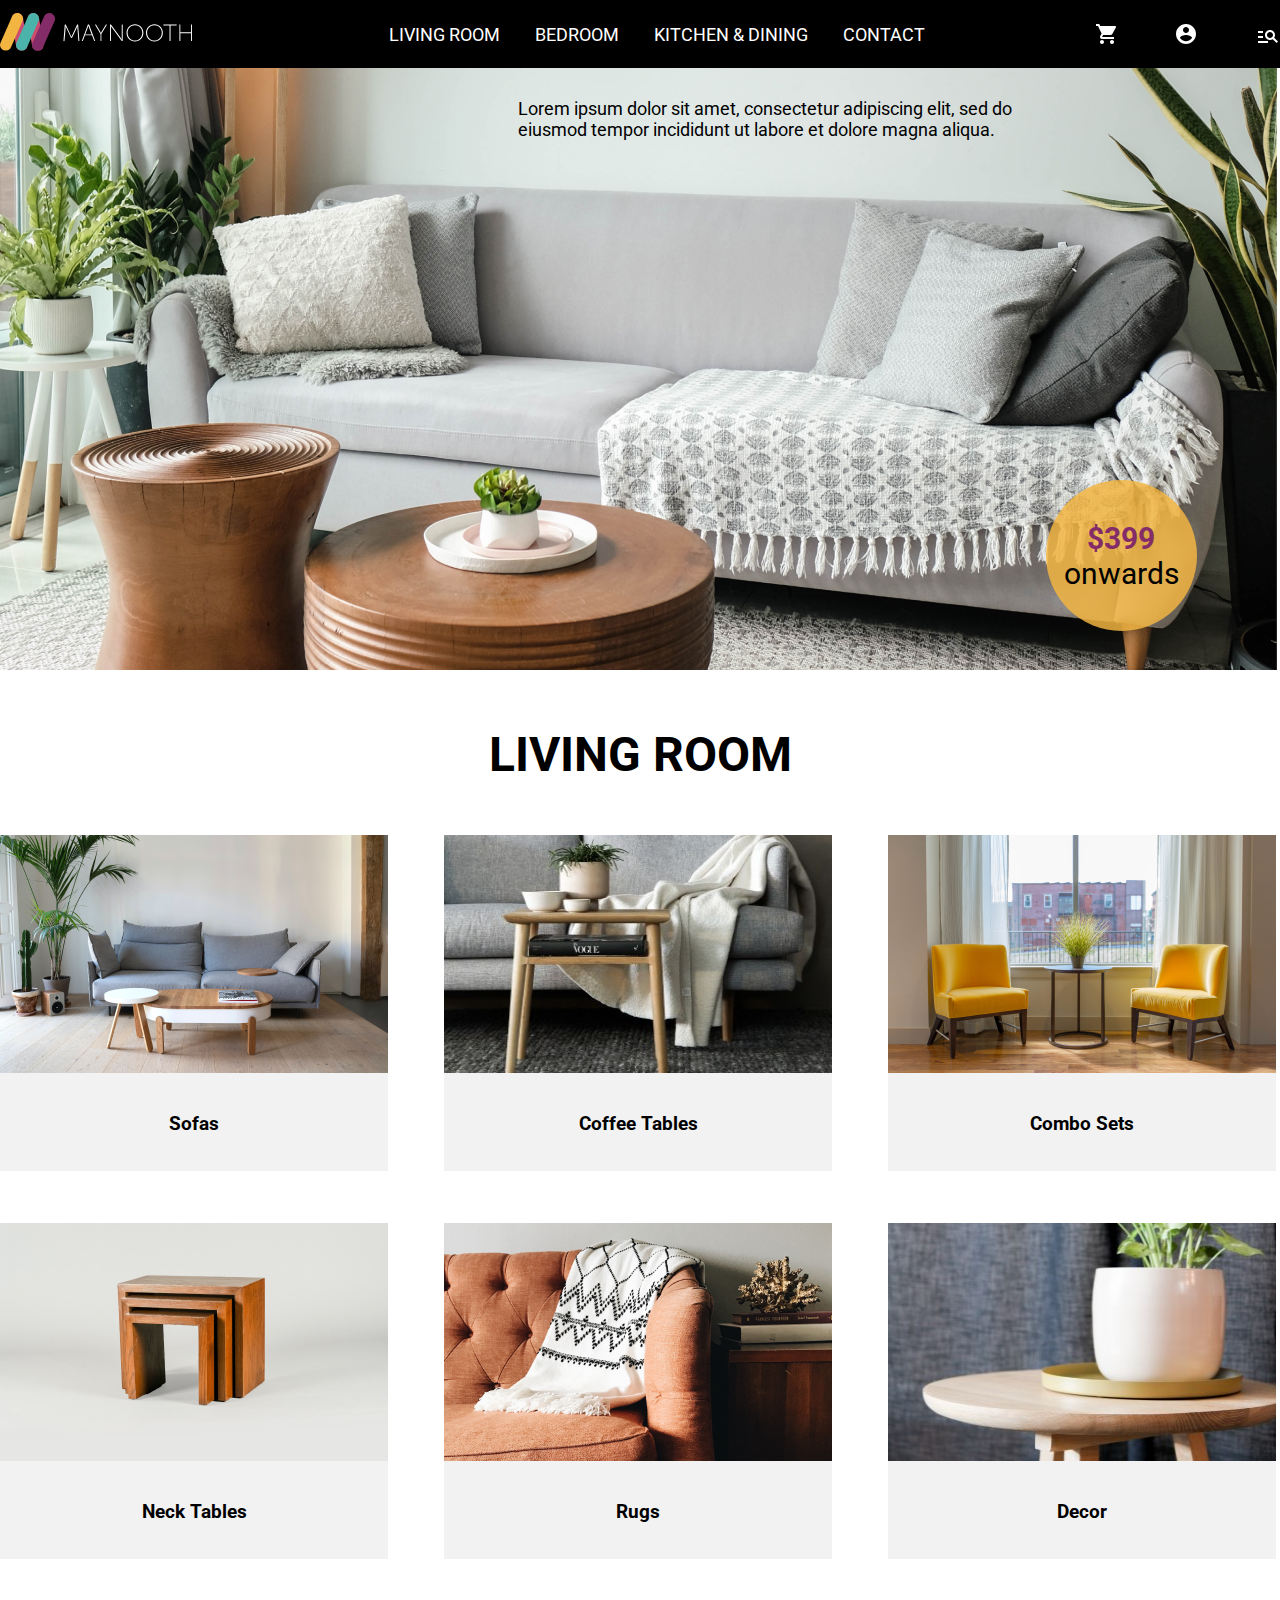
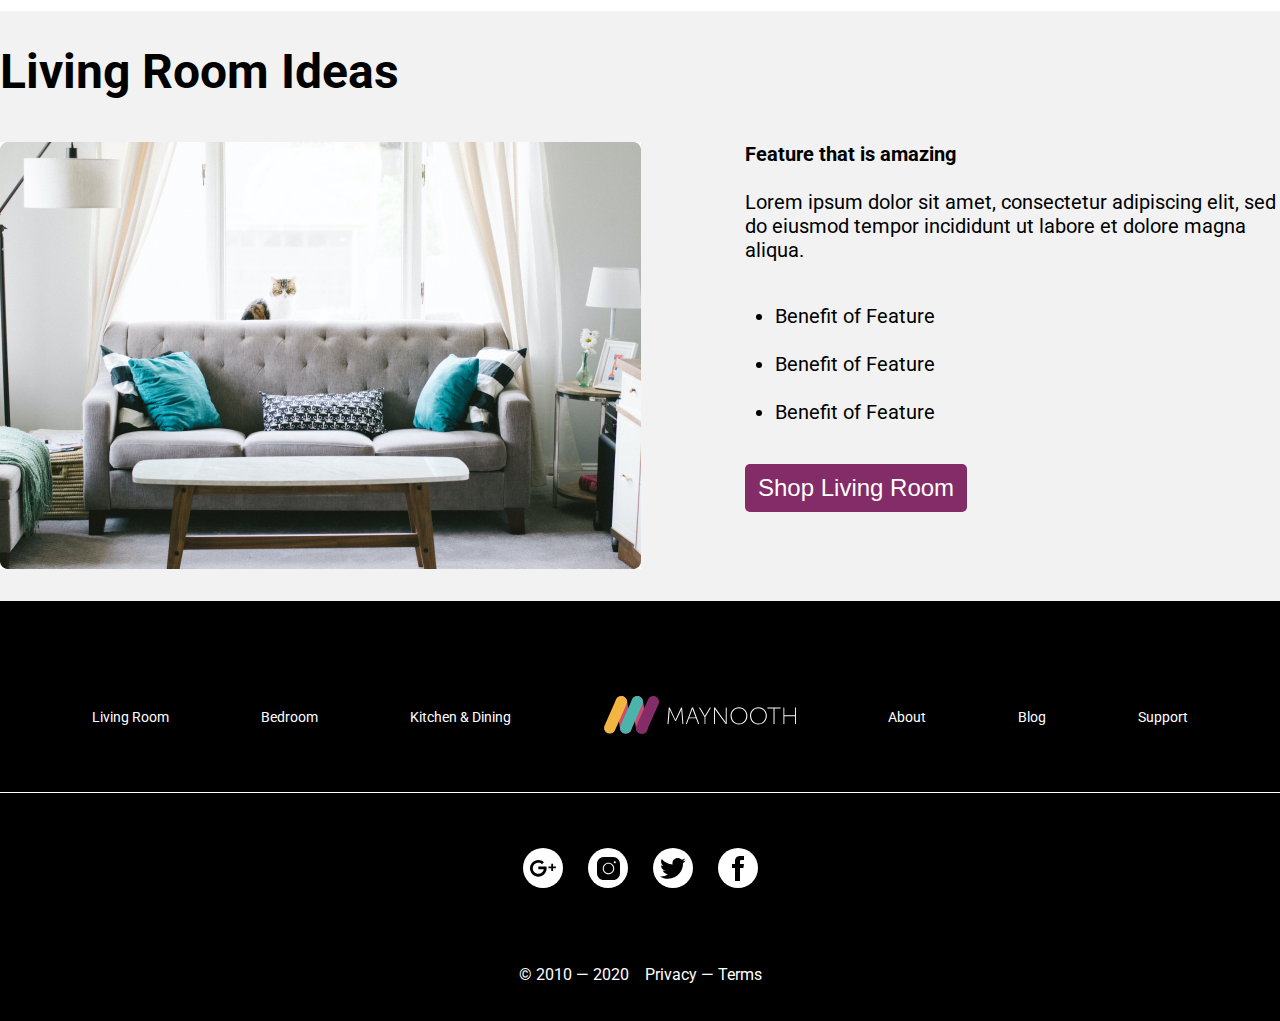
<file: index.html>
<!DOCTYPE html>
<html lang="en">

<head>
    <meta charset="UTF-8">
    <meta name="viewport" content="width=device-width, initial-scale=1.0">
    <title>MAYNOOTH</title>

    <link rel="stylesheet" href="css/style.css">
    <script src="js/index.js" defer></script>
</head>

<body>
    <div class="wrapper">

        <div class="ads">
            <div class="ads__content">
                <div class="ads__content-group">
                    <h4 class="ads__content-title">Bring style and comfort to your home with our online store MAYNOOTH</h4>
                    <svg class="ads__content-group-svg" xmlns="http://www.w3.org/2000/svg" width="16" height="16"
                        fill="currentColor" class="bi bi-x-circle-fill" viewBox="0 0 16 16">
                        <path
                            d="M16 8A8 8 0 1 1 0 8a8 8 0 0 1 16 0M5.354 4.646a.5.5 0 1 0-.708.708L7.293 8l-2.647 2.646a.5.5 0 0 0 .708.708L8 8.707l2.646 2.647a.5.5 0 0 0 .708-.708L8.707 8l2.647-2.646a.5.5 0 0 0-.708-.708L8 7.293z" />
                    </svg>
                </div>
                <div class="ads__content-group-content">
                    <p class="ads__content-text">Bring style and comfort to your home with our online furniture store!
                        Open
                        the door to a world of elegant design and functionality, where every detail is created for your
                        convenience. From exquisite beds and cozy sofas to stylish tables and practical cabinets, we
                        have it
                        all. Let your home speak of your taste and sophistication. Visit our online store right now and
                        turn
                        your dreams of the perfect interior into reality

                        </p>
                    <div class="ads__content-group__btn">
                        <button class="ads__content-btn-accept">Accept</button>
                        <button class="ads__content-btn-deny">Deny</button>
                    </div>
                </div>
            </div>
        </div>
        <header class="header">
            <div class="container">
                <nav class="nav">
                    <a href="index.html" class="logo-link">
                        <img class="logo-img" src="img/logo.svg" alt="">
                    </a>

                    <div class="nav__group">
                        <ul class="nav__group-list">
                            <li class="nav__group-item">
                                <a href="html/catalog.html" class="nav__group-link">LIVING ROOM</a>
                            </li>
                            <li class="nav__group-item">
                                <a href="#" class="nav__group-link">BEDROOM</a>
                            </li>
                            <li class="nav__group-item">
                                <a href="#" class="nav__group-link">KITCHEN & DINING</a>
                            </li>
                            <li class="nav__group-item">
                                <a href="#" class="nav__group-link">CONTACT</a>
                            </li>
                        </ul>

                        <ul class="nav__group-list-icon">
                            <li>
                                <a href="#" class="nav__group-link-icon">
                                    <img src="img/shop.svg" alt="" class="nav__group-img-icon">
                                </a>
                            </li>
                            <li>
                                <a href="#" class="nav__group-link-icon">
                                    <img src="img/about.svg" alt="" class="nav__group-img-icon">
                                </a>
                            </li>
                            <li>
                                <a href="#" class="nav__group-link-icon">
                                    <img src="img/search.svg" alt="" class="nav__group-img-icon">
                                </a>
                            </li>
                        </ul>
                    </div>
                </nav>
            </div>
        </header>

        <main class="main">
            <section class="top">
                <div class="top-bg"></div>
                <div class="container">
                    <div class="top-group">
                        <img src="img/top-photo.jpg" alt="" class="top-group__img" a>
                        <h1 class="top-group__title">Lorem ipsum dolor sit amet, consectetur adipiscing elit, sed do
                            eiusmod tempor incididunt ut labore et dolore magna aliqua.</h1>
                        <div class="top-group__onward">
                            <p class="top-group__onward-price">$399</p>
                            <p class="top-group__onward-text">onwards</p>
                        </div>
                    </div>
                </div>
            </section>

            <section class="room">
                <div class="container">
                    <h2 class="room__title">LIVING ROOM</h2>

                    <ul class="room__list">
                        <li class="room-item">
                            <a href="" class="room__link">
                                <img src="img/photo1.jpg" alt="" class="room__img">
                                <h3 class="room__item-title">Sofas</h3>
                            </a>
                        </li>
                        <li class="room-item">
                            <a href="" class="room__link">
                                <img src="img/photo2.jpg" alt="" class="room__img">
                                <h3 class="room__item-title">Coffee Tables</h3>
                            </a>
                        </li>
                        <li class="room-item">
                            <a href="" class="room__link">
                                <img src="img/photo3.jpg" alt="" class="room__img">
                                <h3 class="room__item-title">Combo Sets</h3>
                            </a>
                        </li>
                        <li class="room-item">
                            <a href="" class="room__link">
                                <img src="img/photo4.jpg" alt="" class="room__img">
                                <h3 class="room__item-title">Neck Tables</h3>
                            </a>
                        </li>
                        <li class="room-item">
                            <a href="" class="room__link">
                                <img src="img/photo5.jpg" alt="" class="room__img">
                                <h3 class="room__item-title">Rugs</h3>
                            </a>
                        </li>
                        <li class="room-item">
                            <a href="" class="room__link">
                                <img src="img/photo6.jpg" alt="" class="room__img">
                                <h3 class="room__item-title">Decor</h3>
                            </a>
                        </li>
                    </ul>
                </div>
            </section>

            <section class="living">
                <div class="container">
                    <h3 class="living__title">Living Room Ideas</h3>
                    <div class="libing__group">
                        <img src="img/living-photo.jpg" alt="" class="livong__group-img">
                        <div class="living__group-block">
                            <h4 class="living__group-block-title">Feature that is amazing</h4>
                            <p class="living__group-block-text">Lorem ipsum dolor sit amet, consectetur adipiscing elit,
                                sed do eiusmod tempor incididunt ut labore et dolore magna aliqua.</p>
                            <ul class="living__group-block-list">
                                <li class="living__group-block-item">Benefit of Feature</li>
                                <li class="living__group-block-item">Benefit of Feature</li>
                                <li class="living__group-block-item">Benefit of Feature</li>
                            </ul>
                            <button class="living__group-block-btn">Shop Living Room</button>
                        </div>
                    </div>
                </div>
            </section>
        </main>

        <footer class="footer">
            <div class="container">
                <ul class="footer__list">
                    <li class="footer__list-item">
                        <a href="" class="footer__list-item-link">Living Room</a>
                    </li>
                    <li class="footer__list-item">
                        <a href="" class="footer__list-item-link">Bedroom</a>
                    </li>
                    <li class="footer__list-item">
                        <a href="" class="footer__list-item-link">Kitchen & Dining</a>
                    </li>
                    <li class="footer__list-items">
                        <a href="" class="footer__list-item-link">
                            <img src="img/logo.svg" alt="" class="footer__logo">
                        </a>
                    </li>
                    <li class="footer__list-item">
                        <a href="" class="footer__list-item-link">About</a>
                    </li>
                    <li class="footer__list-item">
                        <a href="" class="footer__list-item-link">Blog</a>
                    </li>
                    <li class="footer__list-item">
                        <a href="" class="footer__list-item-link">Support</a>
                    </li>
                </ul>

                <ul class="footer__list-icons">
                    <li class="footer__list-icons-item">
                        <a href="" class="footer__list-icons-link">
                            <img src="img/svg1.svg" alt="" class="footer__list-icons-img">
                        </a>
                    </li>
                    <li class="footer__list-icons-item">
                        <a href="" class="footer__list-icons-link">
                            <img src="img/svg2.svg" alt="" class="footer__list-icons-img">
                        </a>
                    </li>
                    <li class="footer__list-icons-item">
                        <a href="" class="footer__list-icons-link">
                            <img src="img/svg3.svg" alt="" class="footer__list-icons-img">
                        </a>
                    </li>
                    <li class="footer__list-icons-item">
                        <a href="" class="footer__list-icons-link">
                            <img src="img/svg4.svg" alt="" class="footer__list-icons-img">
                        </a>
                    </li>
                </ul>

                <div class="footer__group">
                    <p class="footer__group-age">
                        © 2010 — 2020
                    </p>
                    <p class="footer__group-ptivacy">Privacy — Terms</p>
                </div>
            </div>
        </footer>
    </div>
</body>

</html>
</file>
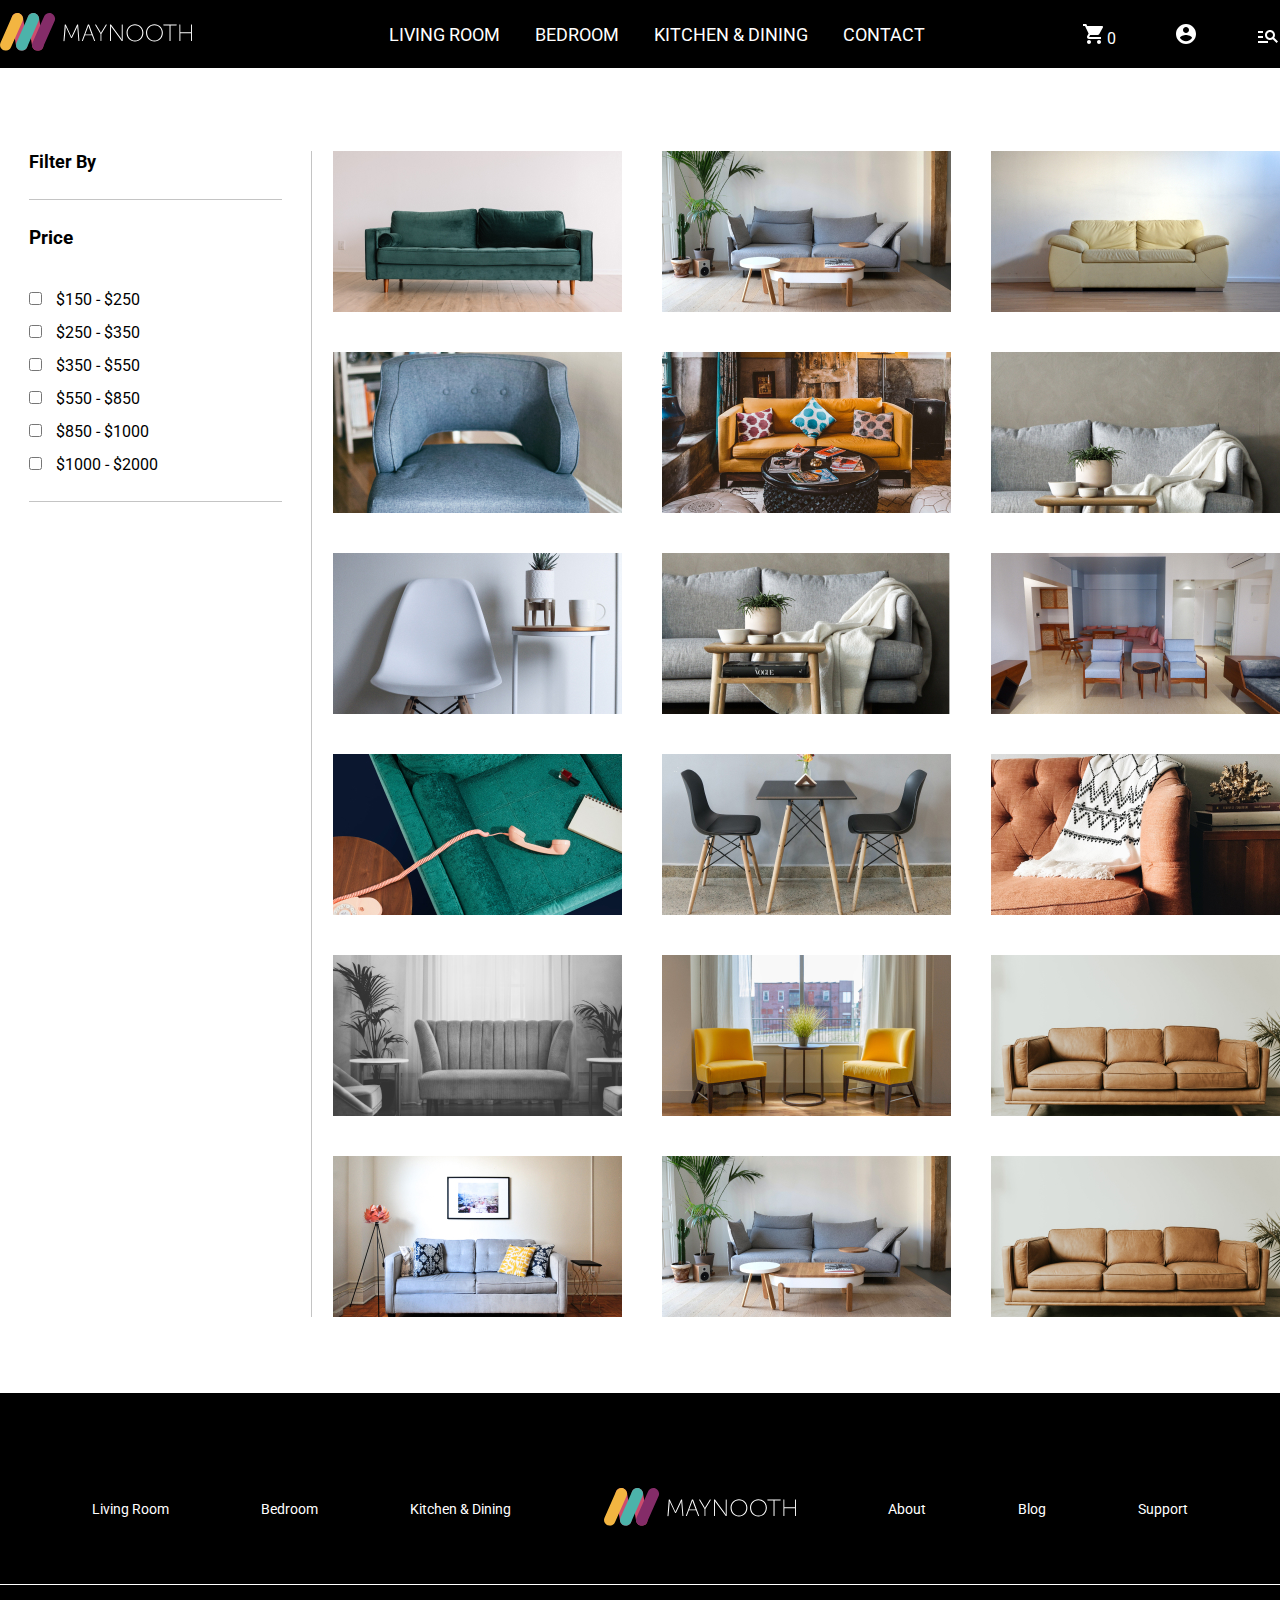
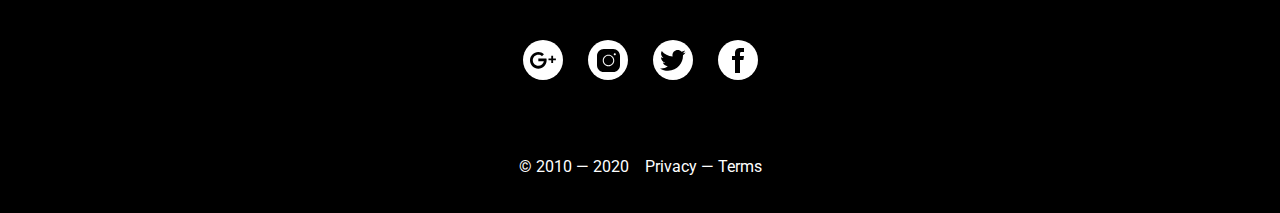
<file: html/catalog.html>
<!DOCTYPE html>
<html lang="en">
	<head>
		<meta charset="UTF-8" />
		<meta name="viewport" content="width=device-width, initial-scale=1.0" />
		<title>MAYNOOTH</title>

		<link rel="stylesheet" href="../css/style.css" />

		<script src="../js/catalog.js" defer></script>
		<script src="../js/index.js" defer></script>
	</head>

	<body>
		<div class="wrapper">
			<div class="ads">
				<div class="ads__content">
					<div class="ads__content-group">
						<h4 class="ads__content-title">
							Bring style and comfort to your home with our online store
							MAYNOOTH
						</h4>
						<svg
							class="ads__content-group-svg"
							xmlns="http://www.w3.org/2000/svg"
							width="16"
							height="16"
							fill="currentColor"
							class="bi bi-x-circle-fill"
							viewBox="0 0 16 16"
						>
							<path
								d="M16 8A8 8 0 1 1 0 8a8 8 0 0 1 16 0M5.354 4.646a.5.5 0 1 0-.708.708L7.293 8l-2.647 2.646a.5.5 0 0 0 .708.708L8 8.707l2.646 2.647a.5.5 0 0 0 .708-.708L8.707 8l2.647-2.646a.5.5 0 0 0-.708-.708L8 7.293z"
							/>
						</svg>
					</div>
					<div class="ads__content-group-content">
						<p class="ads__content-text">
							Bring style and comfort to your home with our online furniture
							store! Open the door to a world of elegant design and
							functionality, where every detail is created for your convenience.
							From exquisite beds and cozy sofas to stylish tables and practical
							cabinets, we have it all. Let your home speak of your taste and
							sophistication. Visit our online store right now and turn your
							dreams of the perfect interior into reality
						</p>
						<div class="ads__content-group__btn">
							<button class="ads__content-btn-accept">Accept</button>
							<button class="ads__content-btn-deny">Deny</button>
						</div>
					</div>
				</div>
			</div>
			<header class="header">
				<div class="container">
					<nav class="nav">
						<a href="../index.html" class="logo-link">
							<img class="logo-img" src="../img/logo.svg" alt="" />
						</a>

						<div class="nav__group">
							<ul class="nav__group-list">
								<li class="nav__group-item">
									<a href="catalog.html" class="nav__group-link">LIVING ROOM</a>
								</li>
								<li class="nav__group-item">
									<a href="#" class="nav__group-link">BEDROOM</a>
								</li>
								<li class="nav__group-item">
									<a href="#" class="nav__group-link">KITCHEN & DINING</a>
								</li>
								<li class="nav__group-item">
									<a href="#" class="nav__group-link">CONTACT</a>
								</li>
							</ul>

							<ul class="nav__group-list-icon">
								<li>
									<img
										src="../img/shop.svg"
										alt=""
										class="nav__group-img-icon basket-icon"
									/>
									<span class="countBasket">0</span>
								</li>
								<li>
									<a href="#" class="nav__group-link-icon">
										<img
											src="../img/about.svg"
											alt=""
											class="nav__group-img-icon"
										/>
									</a>
								</li>
								<li>
									<a href="#" class="nav__group-link-icon">
										<img
											src="../img/search.svg"
											alt=""
											class="nav__group-img-icon"
										/>
									</a>
								</li>
							</ul>
						</div>
					</nav>
				</div>
			</header>

			<main class="main">
				<div class="basket-wrapper">
					<div class="basket-main">
						<div class="basket-header">
							<div class="basket-header__nav">
								<img src="../img/logo.svg" alt="" class="basket-header_img" />
								<svg
									xmlns="http://www.w3.org/2000/svg"
									width="16"
									height="16"
									fill="currentColor"
									class="bi bi-x-circle basket__close"
									viewBox="0 0 16 16"
								>
									<path
										d="M8 15A7 7 0 1 1 8 1a7 7 0 0 1 0 14m0 1A8 8 0 1 0 8 0a8 8 0 0 0 0 16"
									/>
									<path
										d="M4.646 4.646a.5.5 0 0 1 .708 0L8 7.293l2.646-2.647a.5.5 0 0 1 .708.708L8.707 8l2.647 2.646a.5.5 0 0 1-.708.708L8 8.707l-2.646 2.647a.5.5 0 0 1-.708-.708L7.293 8 4.646 5.354a.5.5 0 0 1 0-.708"
									/>
								</svg>
							</div>
						</div>
						<div class="basket-inner">
							<ul class="basket-inner__list"></ul>
						</div>
					</div>
				</div>
				<section class="catalog-inner">
					<div class="container">
						<div class="catalog-inner__group">
							<div class="catalog-inner__filter">
								<h2 class="catalog-inner__filter-title">Filter By</h2>
								<ul class="catalog-inner__filter-list">
									<li class="catalog-inner__filter-item">
										<h3 class="catalog-inner__filter-item-title">Price</h3>
									</li>
									<li class="catalog-inner__filter-item">
										<input
											type="checkbox"
											name=""
											id="1"
											data-id="1"
											class="catalog-inner__filter-inp"
										/>
										<label for="1">$150 - $250</label>
									</li>
									<li class="catalog-inner__filter-item">
										<input
											type="checkbox"
											name=""
											id="2"
											data-id="2"
											class="catalog-inner__filter-inp"
										/>
										<label for="2">$250 - $350</label>
									</li>
									<li class="catalog-inner__filter-item">
										<input
											type="checkbox"
											name=""
											id="3"
											data-id="3"
											class="catalog-inner__filter-inp"
										/>
										<label for="3">$350 - $550</label>
									</li>
									<li class="catalog-inner__filter-item">
										<input
											type="checkbox"
											name=""
											id="4"
											data-id="4"
											class="catalog-inner__filter-inp"
										/>
										<label for="4">$550 - $850</label>
									</li>
									<li class="catalog-inner__filter-item">
										<input
											type="checkbox"
											name=""
											id="5"
											data-id=""
											class="catalog-inner__filter-inp"
										/>
										<label for="5">$850 - $1000</label>
									</li>
									<li class="catalog-inner__filter-item">
										<input
											type="checkbox"
											name=""
											id="6"
											data-id=""
											class="catalog-inner__filter-inp"
										/>
										<label for="6">$1000 - $2000</label>
									</li>
								</ul>
							</div>

							<div class="catalog-inner__products">
								<!-- <div class="catalog-inner__products-item">
									<img
										src="img/catalog1.jpg"
										alt=""
										class="catalog-inner__products-img"
									/>
									<div class="catalog-inner__products-item-group">
										<h4 class="catalog-inner__products-item-title">Comfort</h4>
										<p class="catalog-inner__products-price">$299</p>
									</div>
									<button class="catalog-inner__products-btn">Buy</button>
								</div> -->
							</div>
						</div>
					</div>
				</section>
			</main>

			<footer class="footer">
				<div class="container">
					<ul class="footer__list">
						<li class="footer__list-item">
							<a href="" class="footer__list-item-link">Living Room</a>
						</li>
						<li class="footer__list-item">
							<a href="" class="footer__list-item-link">Bedroom</a>
						</li>
						<li class="footer__list-item">
							<a href="" class="footer__list-item-link">Kitchen & Dining</a>
						</li>
						<li class="footer__list-items">
							<a href="" class="footer__list-item-link">
								<img src="../img/logo.svg" alt="" class="footer__logo" />
							</a>
						</li>
						<li class="footer__list-item">
							<a href="" class="footer__list-item-link">About</a>
						</li>
						<li class="footer__list-item">
							<a href="" class="footer__list-item-link">Blog</a>
						</li>
						<li class="footer__list-item">
							<a href="" class="footer__list-item-link">Support</a>
						</li>
					</ul>

					<ul class="footer__list-icons">
						<li class="footer__list-icons-item">
							<a href="" class="footer__list-icons-link">
								<img
									src="../img/svg1.svg"
									alt=""
									class="footer__list-icons-img"
								/>
							</a>
						</li>
						<li class="footer__list-icons-item">
							<a href="" class="footer__list-icons-link">
								<img
									src="../img/svg2.svg"
									alt=""
									class="footer__list-icons-img"
								/>
							</a>
						</li>
						<li class="footer__list-icons-item">
							<a href="" class="footer__list-icons-link">
								<img
									src="../img/svg3.svg"
									alt=""
									class="footer__list-icons-img"
								/>
							</a>
						</li>
						<li class="footer__list-icons-item">
							<a href="" class="footer__list-icons-link">
								<img
									src="../img/svg4.svg"
									alt=""
									class="footer__list-icons-img"
								/>
							</a>
						</li>
					</ul>

					<div class="footer__group">
						<p class="footer__group-age">© 2010 — 2020</p>
						<p class="footer__group-ptivacy">Privacy — Terms</p>
					</div>
				</div>
			</footer>
		</div>
	</body>
</html>
</file>
<file: css/style.css>
@import url('https://fonts.googleapis.com/css2?family=Roboto:ital,wght@0,100;0,300;0,400;0,500;0,700;0,900;1,100;1,300;1,400;1,500;1,700;1,900&display=swap');
@import url('catalog.css');

*,
body,
html {
    box-sizing: border-box;
    padding: 0;
    margin: 0;
}

body,
html {
    height: 100%;
    width: 100%;
    font-family: var(--font);
    font-weight: 400;
    font-style: normal;
}

*::after,
*::before {
    box-sizing: border-box;
}

h1,
h2,
h3,
h4,
h5,
h6 {
    margin: 0;
    padding: 0;
}

ul,
ol {
    list-style: none;
}

a {
    text-decoration: none;
    color: inherit;
}



:root {
    --font: "Roboto", sans-serif;
    --color-btn: #842C68;
    --background: #F2F2F2;
    --border-color: 1px solid #c4c4c4;
    --color-onwards: #F3B541;
}

.wrapper {
    position: relative;
    display: flex;
    flex-direction: column;
    height: 100%;
}

.main {
    flex-grow: 1;
}

.container {
    width: 1280px;
    margin: 0 auto;
}

.header {
    background-color: #000;
}

.nav {
    display: flex;
    justify-content: space-between;
    align-items: center;
}

.logo-link {
    padding: 13px 0;
}

.nav__group {
    display: flex;
    width: 70%;
    height: 20px;
    justify-content: space-between;
}

.nav__group-list {
    display: flex;
    gap: 25px;
    color: #fff;
    font-size: 18px;
}

.nav__group-link {
    position: relative;
    padding: 5px;
    z-index: 1;
}

.nav__group-link::before {
    content: '';
    position: absolute;
    inset: 0;
    z-index: -1;
    width: 0;
    height: 100%;
    background-color: var(--color-btn);
    transition: all .4s;
}

.nav__group-link:hover:before {
    width: 100%;
    transition: all .4s;
}

.nav__group-list-icon {
    display: flex;
    gap: 60px;
}

.top {
    position: relative;
}

.top-bg {
    position: absolute;
    z-index: -1;
    width: 100%;
    height: 545px;
    background-color: var(--background);
}

.top-group {
    position: relative;
}

.top-group__title {
    position: absolute;
    top: 5%;
    right: 20%;
    width: 506px;
    font-size: 18px;
    font-weight: normal;
}

.top-group__onward {
    position: absolute;
    top: 68%;
    right: 6.5%;
    display: flex;
    flex-direction: column;
    justify-content: center;
    align-items: center;
    background-color: rgba(243, 181, 65, .84);
    width: 151px;
    height: 151px;
    border-radius: 50%;

}

.top-group__onward-price {
    font-size: 30px;
    font-weight: 700;
    color: var(--color-btn);
}

.top-group__onward-text {
    font-size: 30px;
}

.room {
    padding-top: 52px;
}

.room__title {
    font-size: clamp(1.25rem, -0.027rem + 3.7838vw, 3rem);
    text-align: center;
    margin-bottom: 52px;
}

.room__list {
    display: grid;
    grid-template-columns: repeat(3, 1fr);
    gap: 52px;
    margin-bottom: 52px;
}

.room-item {
    width: 388px;
    height: 336px;
    background-color: var(--background);
    transition: all .4s;
}

.room-item:hover {
    box-shadow: 0 0 10px #000;
    transform: scale(1.05);
    transition: all .4s;
}

.room__img {
    width: 388px;
    height: 238px;
    margin-bottom: 36px;
}

.room__item-title {
    text-align: center;
}

.living {
    background-color: var(--background);
    padding: 32px 0;
}

.living__title {
    font-size: 48px;
    margin-bottom: 42px;
}

.libing__group {
    display: flex;
    justify-content: space-between;
}

.living__group-block {
    width: 535px;
}

.living__group-block-title {
    font-size: 20px;
    margin-bottom: 24px;
}

.living__group-block-text {
    font-size: 20px;
    margin-bottom: 42px;
}

.living__group-block-list {
    list-style: disc;
    margin-left: 30px;
    font-size: 20px;
    margin-bottom: 40px;
}

.living__group-block-item {
    margin-bottom: 24px;
}

.living__group-block-btn {
    cursor: pointer;
    position: relative;
    color: #fff;
    background-color: var(--color-btn);
    border: none;
    border-radius: 5px;
    padding: 10px 13px;
    font-size: 24px;
    z-index: 2;
}

.living__group-block-btn:hover::before {
    color: #000;
    width: 100%;
    transition: all .5s;
}

.living__group-block-btn::before {
    content: "";
    position: absolute;
    inset: 0;
    width: 0;
    height: 100%;
    background-color: rgba(255, 255, 255, .1);
    border-radius: 5px;
    transition: all .4s;
    z-index: -1;
}

.footer {
    background-color: #000;
    padding: 95px 0 35px;
}

.footer__list {
    display: flex;
    justify-content: space-evenly;
    align-items: center;
    font-size: 14px;
    padding-bottom: 55px;
    margin-bottom: 55px;
    /* gap: 78px; */
    color: #fff;
    border-bottom: 1px solid #fff;
}

.footer__list-item {
    position: relative;
    transition: all .4s;
}

.footer__list-item::after {
    content: '';
    position: absolute;
    bottom: -5px;
    right: 0;
    width: 0;
    height: 2px;
    background-color: #F2F2F2;
    z-index: 5;
    transition: all .4s;

}

.footer__list-item:hover::after {
    width: 100%;
    left: 0;
    transition: all .4s;

}

.footer__list-icons {
    display: flex;
    justify-content: center;
    gap: 25px;
    margin-bottom: 72px;
}

.footer__list-icons-item {
    transition: all .4s;
}

.footer__list-icons-item:nth-child(1):hover {
    filter: drop-shadow(0 3px 1px red) drop-shadow(0 -3px 1px blue) drop-shadow(3px 0 1px green) drop-shadow(-3px 0 1px yellow) drop-shadow(0 0 10px #fff);
    transition: all .4s;
}

.footer__list-icons-item:nth-child(2):hover {
    filter: drop-shadow(0 0 10px rgb(255, 94, 0));
    transition: all .4s;
}

.footer__list-icons-item:nth-child(3):hover {
    filter: drop-shadow(0 0 10px #fff);
    transition: all .4s;

}

.footer__list-icons-item:nth-child(4):hover {
    filter: drop-shadow(0 0 10px blue);
    transition: all .4s;


}

.footer__group {
    display: flex;
    justify-content: center;
    gap: 16px;
    color: #fff;
    line-height: 140%;
}

.ads {
    position: absolute;
    top: 50%;
    left: 50%;
    transform: translate(-50%, -50%) translateY(-200%);
    z-index: 5;
    width: 500px;
    height: 500px;
    padding: 15px;
    background-color: #fff;
    box-shadow: 0 0 10px;
    border-radius: 12px;
    transition: all .4s;
}
.ads--show{
    transform: translate(-50%, -50%) translateY(0);

    transition: all .4s;
}

.ads__content-group {
    display: flex;
    justify-content: space-between;
}

.ads__content-title {
    width: 400px;
    margin-bottom: 20px;
    font-size: 25px;
    text-align: center;
}

.ads__content {
    display: flex;
    flex-direction: column;
    gap: 30px;
}

.ads__content-text {
    text-align: center;
    font-size: 16px;
    font-weight: 600;
    line-height: 30px;
    margin-bottom: 40px;
}

.ads__content-group__btn {
    display: flex;
    justify-content: space-evenly;
}

.ads__content-btn-accept, .ads__content-btn-deny {
    cursor: pointer;
    width: 150px;
    padding: 10px 0;
    font-weight: 700;
    border: none;
    transition: all .3s;

}

.ads__content-btn-accept:hover, .ads__content-btn-deny:hover{
    background-color: #842C68;
    color: #fff;
    border-radius: 5px;
    transition: all .3s;
}
</file>
